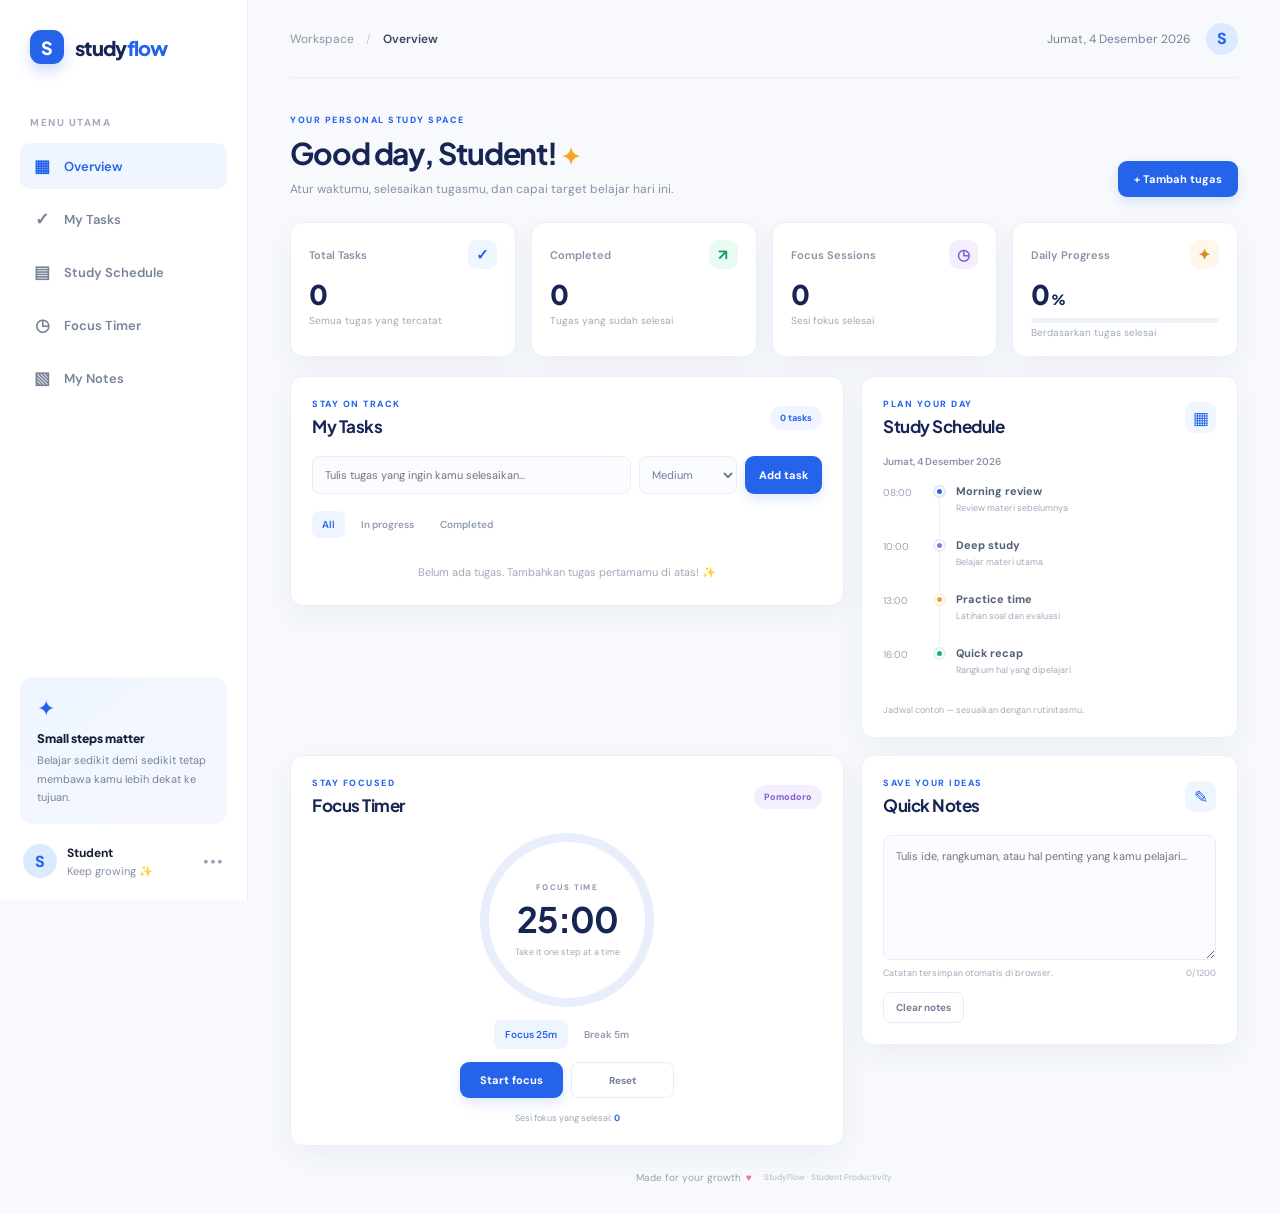
<file: StudyFlow/StudyFlow/index.html>
<!DOCTYPE html>
<html lang="id">
<head>
  <meta charset="UTF-8" />
  <meta name="viewport" content="width=device-width, initial-scale=1.0" />
  <meta name="description" content="StudyFlow - dashboard produktivitas belajar." />
  <title>StudyFlow | Student Productivity</title>
  <link rel="preconnect" href="https://fonts.googleapis.com">
  <link rel="preconnect" href="https://fonts.gstatic.com" crossorigin>
  <link href="https://fonts.googleapis.com/css2?family=DM+Sans:wght@400;500;600;700&family=Plus+Jakarta+Sans:wght@600;700;800&display=swap" rel="stylesheet">
  <link rel="stylesheet" href="style.css" />
</head>
<body>
  <div class="app-shell">
    <aside class="sidebar" id="sidebar">
      <a class="brand" href="#overview" aria-label="StudyFlow beranda">
        <span class="brand-mark">S</span>
        <span>study<span class="brand-accent">flow</span></span>
      </a>

      <div class="nav-label">MENU UTAMA</div>
      <nav class="main-nav" aria-label="Navigasi utama">
        <a class="nav-link active" href="#overview"><span class="nav-icon">▦</span> Overview</a>
        <a class="nav-link" href="#tasks"><span class="nav-icon">✓</span> My Tasks</a>
        <a class="nav-link" href="#schedule"><span class="nav-icon">▤</span> Study Schedule</a>
        <a class="nav-link" href="#focus"><span class="nav-icon">◷</span> Focus Timer</a>
        <a class="nav-link" href="#notes"><span class="nav-icon">▧</span> My Notes</a>
      </nav>

      <div class="sidebar-bottom">
        <div class="tip-card">
          <div class="tip-icon">✦</div>
          <p class="tip-title">Small steps matter</p>
          <p class="tip-copy">Belajar sedikit demi sedikit tetap membawa kamu lebih dekat ke tujuan.</p>
        </div>
        <div class="profile-row">
          <div class="avatar">S</div>
          <div class="profile-text"><strong>Student</strong><span>Keep growing ✨</span></div>
          <span class="profile-more">•••</span>
        </div>
      </div>
    </aside>

    <main class="main-content" id="overview">
      <header class="topbar">
        <button class="mobile-menu" id="mobileMenu" aria-label="Buka menu">☰</button>
        <div class="breadcrumb">Workspace <span>/</span> <strong>Overview</strong></div>
        <div class="topbar-right">
          <span class="today-label" id="todayLabel">Hari ini</span>
          <div class="top-avatar">S</div>
        </div>
      </header>

      <section class="welcome-section">
        <div>
          <p class="eyebrow">YOUR PERSONAL STUDY SPACE</p>
          <h1>Good day, Student! <span class="wave">✦</span></h1>
          <p class="subheading">Atur waktumu, selesaikan tugasmu, dan capai target belajar hari ini.</p>
        </div>
        <a class="primary-button welcome-button" href="#tasks">+ Tambah tugas</a>
      </section>

      <section class="stats-grid" aria-label="Ringkasan belajar">
        <article class="stat-card">
          <div class="stat-top"><span>Total Tasks</span><span class="stat-icon blue-icon">✓</span></div>
          <div class="stat-value" id="totalTasks">0</div>
          <div class="stat-foot">Semua tugas yang tercatat</div>
        </article>
        <article class="stat-card">
          <div class="stat-top"><span>Completed</span><span class="stat-icon green-icon">↗</span></div>
          <div class="stat-value" id="completedTasks">0</div>
          <div class="stat-foot">Tugas yang sudah selesai</div>
        </article>
        <article class="stat-card">
          <div class="stat-top"><span>Focus Sessions</span><span class="stat-icon purple-icon">◷</span></div>
          <div class="stat-value" id="focusSessions">0</div>
          <div class="stat-foot">Sesi fokus selesai</div>
        </article>
        <article class="stat-card progress-stat">
          <div class="stat-top"><span>Daily Progress</span><span class="stat-icon orange-icon">✦</span></div>
          <div class="stat-value"><span id="progressPercent">0</span><small>%</small></div>
          <div class="mini-progress"><span id="progressBar"></span></div>
          <div class="stat-foot">Berdasarkan tugas selesai</div>
        </article>
      </section>

      <div class="dashboard-grid">
        <section class="panel tasks-panel" id="tasks">
          <div class="panel-heading">
            <div><p class="eyebrow">STAY ON TRACK</p><h2>My Tasks</h2></div>
            <span class="pill" id="taskCountPill">0 tasks</span>
          </div>
          <form id="taskForm" class="task-form">
            <label class="sr-only" for="taskInput">Nama tugas baru</label>
            <input id="taskInput" type="text" maxlength="90" placeholder="Tulis tugas yang ingin kamu selesaikan..." required />
            <select id="taskPriority" aria-label="Prioritas tugas">
              <option value="Medium">Medium</option>
              <option value="High">High</option>
              <option value="Low">Low</option>
            </select>
            <button class="primary-button add-button" type="submit">Add task</button>
          </form>
          <div class="task-filters" role="group" aria-label="Filter tugas">
            <button class="filter-button active" data-filter="all" type="button">All</button>
            <button class="filter-button" data-filter="active" type="button">In progress</button>
            <button class="filter-button" data-filter="done" type="button">Completed</button>
          </div>
          <ul class="task-list" id="taskList" aria-live="polite"></ul>
          <p class="empty-state" id="emptyTasks">Belum ada tugas. Tambahkan tugas pertamamu di atas! ✨</p>
        </section>

        <section class="panel schedule-panel" id="schedule">
          <div class="panel-heading">
            <div><p class="eyebrow">PLAN YOUR DAY</p><h2>Study Schedule</h2></div>
            <span class="calendar-icon">▦</span>
          </div>
          <div class="schedule-date" id="scheduleDate">Jadwal hari ini</div>
          <div class="timeline">
            <div class="timeline-item"><span class="timeline-time">08:00</span><span class="timeline-dot"></span><div><strong>Morning review</strong><small>Review materi sebelumnya</small></div></div>
            <div class="timeline-item"><span class="timeline-time">10:00</span><span class="timeline-dot dot-purple"></span><div><strong>Deep study</strong><small>Belajar materi utama</small></div></div>
            <div class="timeline-item"><span class="timeline-time">13:00</span><span class="timeline-dot dot-orange"></span><div><strong>Practice time</strong><small>Latihan soal dan evaluasi</small></div></div>
            <div class="timeline-item"><span class="timeline-time">16:00</span><span class="timeline-dot dot-green"></span><div><strong>Quick recap</strong><small>Rangkum hal yang dipelajari</small></div></div>
          </div>
          <p class="schedule-hint">Jadwal contoh — sesuaikan dengan rutinitasmu.</p>
        </section>

        <section class="panel focus-panel" id="focus">
          <div class="panel-heading">
            <div><p class="eyebrow">STAY FOCUSED</p><h2>Focus Timer</h2></div>
            <span class="pill focus-pill">Pomodoro</span>
          </div>
          <div class="timer-wrap">
            <div class="timer-ring" id="timerRing">
              <div class="timer-inner"><span class="timer-mode" id="timerMode">FOCUS TIME</span><strong id="timerDisplay">25:00</strong><span class="timer-caption">Take it one step at a time</span></div>
            </div>
          </div>
          <div class="timer-modes">
            <button class="mode-button selected" data-minutes="25" data-mode="FOCUS TIME" type="button">Focus 25m</button>
            <button class="mode-button" data-minutes="5" data-mode="SHORT BREAK" type="button">Break 5m</button>
          </div>
          <div class="timer-actions"><button class="primary-button" id="timerStart" type="button">Start focus</button><button class="secondary-button" id="timerReset" type="button">Reset</button></div>
          <p class="timer-note">Sesi fokus yang selesai: <strong id="sessionCount">0</strong></p>
        </section>

        <section class="panel notes-panel" id="notes">
          <div class="panel-heading">
            <div><p class="eyebrow">SAVE YOUR IDEAS</p><h2>Quick Notes</h2></div>
            <span class="notes-icon">✎</span>
          </div>
          <label class="sr-only" for="noteInput">Catatan belajar</label>
          <textarea id="noteInput" rows="5" maxlength="1200" placeholder="Tulis ide, rangkuman, atau hal penting yang kamu pelajari..."></textarea>
          <div class="notes-footer"><span id="saveStatus">Catatan tersimpan otomatis di browser.</span><span id="characterCount">0/1200</span></div>
          <button class="secondary-button clear-note" id="clearNote" type="button">Clear notes</button>
        </section>
      </div>

      <footer class="footer">Made for your growth <span>♥</span> <small>StudyFlow · Student Productivity</small></footer>
    </main>
  </div>
  <script src="script.js"></script>
</body>
</html>
</file>
<file: StudyFlow/StudyFlow/style.css>
:root {
  --navy: #172554;
  --blue: #2563eb;
  --blue-dark: #1d4ed8;
  --blue-soft: #eff6ff;
  --text: #172033;
  --muted: #8490a5;
  --line: #e9edf5;
  --surface: #ffffff;
  --background: #f7f9fd;
  --green: #16a36a;
  --shadow: 0 10px 30px rgba(31, 55, 104, .055);
}
* { box-sizing: border-box; }
html { scroll-behavior: smooth; scroll-padding-top: 24px; }
body { margin: 0; background: var(--background); color: var(--text); font-family: 'DM Sans', sans-serif; }
button, input, select, textarea { font: inherit; }
button, a { -webkit-tap-highlight-color: transparent; }
a { color: inherit; text-decoration: none; }
.app-shell { min-height: 100vh; }
.sidebar { width: 248px; background: #fff; border-right: 1px solid var(--line); padding: 30px 20px 20px; position: fixed; inset: 0 auto 0 0; display: flex; flex-direction: column; z-index: 10; }
.brand { display: flex; align-items: center; gap: 11px; padding: 0 10px; font-family: 'Plus Jakarta Sans', sans-serif; font-size: 20px; font-weight: 800; letter-spacing: -.7px; color: var(--navy); }
.brand-mark { display: grid; place-items: center; width: 34px; height: 34px; border-radius: 11px; background: var(--blue); color: #fff; font-size: 18px; box-shadow: 0 7px 14px rgba(37,99,235,.22); }
.brand-accent { color: var(--blue); }
.nav-label { margin: 52px 10px 14px; font-size: 10px; font-weight: 700; letter-spacing: 1.5px; color: #a1aabd; }
.main-nav { display: grid; gap: 7px; }
.nav-link { display: flex; align-items: center; gap: 13px; padding: 12px 13px; border-radius: 10px; color: #78849a; font-size: 13px; font-weight: 600; transition: .2s ease; }
.nav-link:hover, .nav-link.active { color: var(--blue); background: var(--blue-soft); }
.nav-icon { display: inline-grid; place-items: center; width: 18px; font-size: 17px; font-weight: 700; }
.sidebar-bottom { margin-top: auto; }
.tip-card { padding: 17px; border-radius: 13px; background: linear-gradient(145deg, #eff6ff, #f5f7ff); }
.tip-icon { color: var(--blue); font-size: 22px; }
.tip-title { margin: 8px 0 5px; font-family: 'Plus Jakarta Sans', sans-serif; font-weight: 800; font-size: 12px; }
.tip-copy { margin: 0; color: #77849a; font-size: 11px; line-height: 1.7; }
.profile-row { display: flex; align-items: center; gap: 10px; padding: 20px 3px 2px; }
.avatar, .top-avatar { display: grid; place-items: center; width: 34px; height: 34px; flex: 0 0 auto; border-radius: 50%; background: #dbeafe; color: var(--blue); font-weight: 800; }
.profile-text { display: grid; gap: 3px; font-size: 11px; }
.profile-text strong { font-size: 12px; }
.profile-text span { color: var(--muted); }
.profile-more { margin-left: auto; color: #9aa5b8; letter-spacing: 1px; }
.main-content { max-width: 1600px; margin-left: 248px; padding: 0 42px 25px; }
.topbar { height: 78px; display: flex; align-items: center; justify-content: space-between; border-bottom: 1px solid var(--line); }
.breadcrumb { color: #8b96a9; font-size: 12px; }
.breadcrumb span { margin: 0 9px; color: #c1c8d4; }
.breadcrumb strong { color: #3b465b; font-weight: 600; }
.topbar-right { display: flex; align-items: center; gap: 15px; }
.today-label { color: #748096; font-size: 12px; }
.top-avatar { width: 32px; height: 32px; }
.mobile-menu { display: none; border: 0; background: transparent; color: var(--navy); font-size: 22px; }
.welcome-section { display: flex; justify-content: space-between; align-items: end; gap: 20px; padding: 36px 0 25px; }
.eyebrow { margin: 0 0 8px; color: var(--blue); font-size: 9px; font-weight: 800; letter-spacing: 1.5px; }
h1, h2, p { overflow-wrap: anywhere; }
h1, h2 { font-family: 'Plus Jakarta Sans', sans-serif; }
h1 { margin: 0; color: var(--navy); font-size: clamp(23px, 3vw, 30px); letter-spacing: -1.1px; }
.wave { color: #f5a623; font-size: 23px; }
.subheading { margin: 9px 0 0; color: #8792a6; font-size: 12px; }
.primary-button { display: inline-flex; align-items: center; justify-content: center; border: 0; border-radius: 9px; padding: 11px 16px; background: var(--blue); color: #fff; font-size: 11px; font-weight: 700; cursor: pointer; box-shadow: 0 5px 12px rgba(37,99,235,.15); transition: .2s ease; }
.primary-button:hover { background: var(--blue-dark); transform: translateY(-1px); }
.welcome-button { white-space: nowrap; }
.stats-grid { display: grid; grid-template-columns: repeat(4, minmax(0, 1fr)); gap: 15px; }
.stat-card, .panel { background: var(--surface); border: 1px solid #edf0f6; border-radius: 13px; box-shadow: var(--shadow); }
.stat-card { min-height: 125px; padding: 17px 18px; }
.stat-top { display: flex; justify-content: space-between; align-items: center; color: #8792a6; font-size: 11px; font-weight: 600; }
.stat-icon { display: grid; place-items: center; width: 29px; height: 29px; border-radius: 9px; font-size: 15px; font-weight: 700; }
.blue-icon { color: var(--blue); background: #eff6ff; }
.green-icon { color: #139b66; background: #e9fbf2; }
.purple-icon { color: #805ad5; background: #f3efff; }
.orange-icon { color: #d88b20; background: #fff7e9; }
.stat-value { margin-top: 8px; color: var(--navy); font-family: 'Plus Jakarta Sans', sans-serif; font-size: 27px; font-weight: 800; letter-spacing: -1px; }
.stat-value small { margin-left: 2px; font-size: 14px; }
.stat-foot { margin-top: 3px; color: #a0a9b8; font-size: 10px; }
.mini-progress { height: 5px; margin-top: 7px; overflow: hidden; border-radius: 10px; background: #edf2fb; }
.mini-progress span { display: block; width: 0; height: 100%; border-radius: inherit; background: var(--blue); transition: width .25s ease; }
.dashboard-grid { display: grid; grid-template-columns: minmax(0, 1.25fr) minmax(280px, .85fr); gap: 17px; margin-top: 19px; align-items: start; }
.panel { padding: 21px; min-width: 0; }
.panel-heading { display: flex; align-items: center; justify-content: space-between; gap: 12px; }
.panel-heading .eyebrow { margin-bottom: 5px; }
h2 { margin: 0; color: var(--navy); font-size: 17px; letter-spacing: -.5px; }
.pill { padding: 6px 10px; border-radius: 20px; background: #f1f5ff; color: var(--blue); font-size: 9px; font-weight: 700; white-space: nowrap; }
.task-form { display: flex; gap: 8px; margin-top: 19px; }
.task-form input, .task-form select, textarea { min-width: 0; border: 1px solid #e9edf5; outline: none; border-radius: 8px; background: #fbfcff; color: var(--text); font-size: 11px; transition: border .2s, box-shadow .2s; }
.task-form input { flex: 1; padding: 11px 12px; }
.task-form select { width: 98px; padding: 0 8px; color: #6e7b91; }
.task-form input:focus, .task-form select:focus, textarea:focus { border-color: #8bb2ff; box-shadow: 0 0 0 3px #eff6ff; }
.add-button { padding: 0 14px; white-space: nowrap; }
.task-filters { display: flex; gap: 6px; margin: 17px 0 9px; }
.filter-button, .mode-button { border: 0; border-radius: 7px; padding: 7px 10px; background: transparent; color: #929db0; font-size: 10px; font-weight: 600; cursor: pointer; }
.filter-button.active, .mode-button.selected { background: #eff5ff; color: var(--blue); }
.task-list { display: grid; gap: 8px; padding: 0; margin: 0; list-style: none; }
.task-item { display: flex; align-items: center; gap: 10px; padding: 11px 10px; border: 1px solid #f0f2f7; border-radius: 9px; background: #fff; }
.task-check { width: 16px; height: 16px; margin: 0; accent-color: var(--blue); cursor: pointer; flex: 0 0 auto; }
.task-name { flex: 1; min-width: 0; color: #4a566b; font-size: 11px; line-height: 1.4; overflow-wrap: anywhere; }
.task-item.completed .task-name { color: #a0a9b8; text-decoration: line-through; }
.priority { padding: 4px 7px; border-radius: 5px; font-size: 9px; font-weight: 700; }
.priority.High { background: #fff0f0; color: #df6262; }
.priority.Medium { background: #fff7e8; color: #c18a2b; }
.priority.Low { background: #eafaf2; color: #289b6c; }
.delete-task { border: 0; padding: 3px 5px; background: transparent; color: #b2bac7; font-size: 16px; cursor: pointer; }
.delete-task:hover { color: #df6262; }
.empty-state { margin: 18px 0 5px; color: #a0a9b8; font-size: 11px; text-align: center; }
.calendar-icon, .notes-icon { display: grid; place-items: center; width: 31px; height: 31px; border-radius: 9px; background: #eff6ff; color: var(--blue); font-size: 17px; }
.schedule-date { margin: 18px 0 16px; color: #8994a7; font-size: 10px; font-weight: 600; }
.timeline { display: grid; gap: 0; }
.timeline-item { position: relative; display: grid; grid-template-columns: 43px 12px 1fr; gap: 9px; min-height: 54px; }
.timeline-time { padding-top: 2px; color: #9aa5b7; font-size: 10px; }
.timeline-dot { position: relative; width: 9px; height: 9px; margin-top: 3px; border: 2px solid #fff; border-radius: 50%; background: var(--blue); box-shadow: 0 0 0 2px #dce9ff; }
.timeline-item:not(:last-child) .timeline-dot::after { position: absolute; top: 8px; left: 2px; width: 1px; height: 40px; background: #e8edf6; content: ''; }
.dot-purple { background: #8b70e8; box-shadow: 0 0 0 2px #eee9ff; }
.dot-orange { background: #e9a13c; box-shadow: 0 0 0 2px #fff0d7; }
.dot-green { background: #24a879; box-shadow: 0 0 0 2px #ddf7eb; }
.timeline-item strong { display: block; color: #536076; font-size: 11px; font-weight: 700; }
.timeline-item small { display: block; margin-top: 4px; color: #a1aabb; font-size: 9px; }
.schedule-hint { margin: 4px 0 0; color: #a5adba; font-size: 9px; }
.focus-panel { text-align: center; }
.focus-panel .panel-heading { text-align: left; }
.focus-pill { background: #f3efff; color: #8060ce; }
.timer-wrap { display: grid; place-items: center; padding: 17px 0 13px; }
.timer-ring { display: grid; place-items: center; width: 174px; height: 174px; padding: 9px; border-radius: 50%; background: conic-gradient(var(--blue) 0deg, #e8effb 0deg); transition: background .2s; }
.timer-inner { display: flex; align-items: center; justify-content: center; flex-direction: column; width: 100%; height: 100%; border-radius: 50%; background: #fff; }
.timer-mode { color: #8b99b0; font-size: 8px; font-weight: 800; letter-spacing: 1.3px; }
.timer-inner strong { margin: 5px 0; color: var(--navy); font-family: 'Plus Jakarta Sans', sans-serif; font-size: 35px; letter-spacing: -1px; }
.timer-caption { color: #a0a9b8; font-size: 9px; }
.timer-modes { display: flex; justify-content: center; gap: 5px; }
.mode-button { padding: 8px 11px; }
.timer-actions { display: flex; justify-content: center; gap: 8px; margin-top: 13px; }
.timer-actions .primary-button, .timer-actions .secondary-button { min-width: 103px; }
.secondary-button { border: 1px solid #e7ecf5; border-radius: 8px; padding: 10px 14px; background: #fff; color: #748096; font-size: 10px; font-weight: 700; cursor: pointer; transition: .2s; }
.secondary-button:hover { border-color: #b9cff8; color: var(--blue); }
.timer-note { margin: 14px 0 0; color: #9ba5b5; font-size: 9px; }
.timer-note strong { color: var(--blue); }
.notes-panel textarea { display: block; width: 100%; min-height: 125px; margin-top: 19px; padding: 12px; resize: vertical; line-height: 1.6; }
.notes-footer { display: flex; justify-content: space-between; gap: 8px; margin-top: 7px; color: #a1aabb; font-size: 9px; }
.clear-note { margin-top: 13px; padding: 8px 12px; }
.footer { display: flex; align-items: center; justify-content: center; gap: 5px; padding: 25px 0 5px; color: #98a2b3; font-size: 10px; }
.footer span { color: #ed7790; }
.footer small { margin-left: 7px; color: #b1b9c5; }
.sr-only { position: absolute; width: 1px; height: 1px; overflow: hidden; clip: rect(0,0,0,0); white-space: nowrap; }
@media (max-width: 1100px) {
  .sidebar { width: 220px; }
  .main-content { margin-left: 220px; padding: 0 25px 22px; }
  .stats-grid { grid-template-columns: repeat(2, minmax(0, 1fr)); }
  .dashboard-grid { grid-template-columns: minmax(0, 1fr); }
}
@media (max-width: 700px) {
  .sidebar { width: 250px; transform: translateX(-105%); transition: transform .25s ease; box-shadow: 12px 0 30px rgba(20,40,80,.08); }
  .sidebar.open { transform: translateX(0); }
  .main-content { margin-left: 0; padding: 0 16px 20px; }
  .topbar { height: 65px; gap: 12px; }
  .mobile-menu { display: block; }
  .breadcrumb { margin-right: auto; }
  .today-label { display: none; }
  .welcome-section { align-items: flex-start; flex-direction: column; padding: 28px 0 20px; }
  .welcome-button { align-self: stretch; }
  .stats-grid { gap: 10px; }
  .stat-card { min-height: 115px; padding: 14px; }
  .stat-value { font-size: 24px; }
  .panel { padding: 17px; }
  .task-form { flex-wrap: wrap; }
  .task-form input { flex-basis: 100%; }
  .task-form select { flex: 1; height: 38px; }
  .add-button { min-height: 38px; }
  .priority { display: none; }
  .footer { flex-wrap: wrap; }
}
</file>
